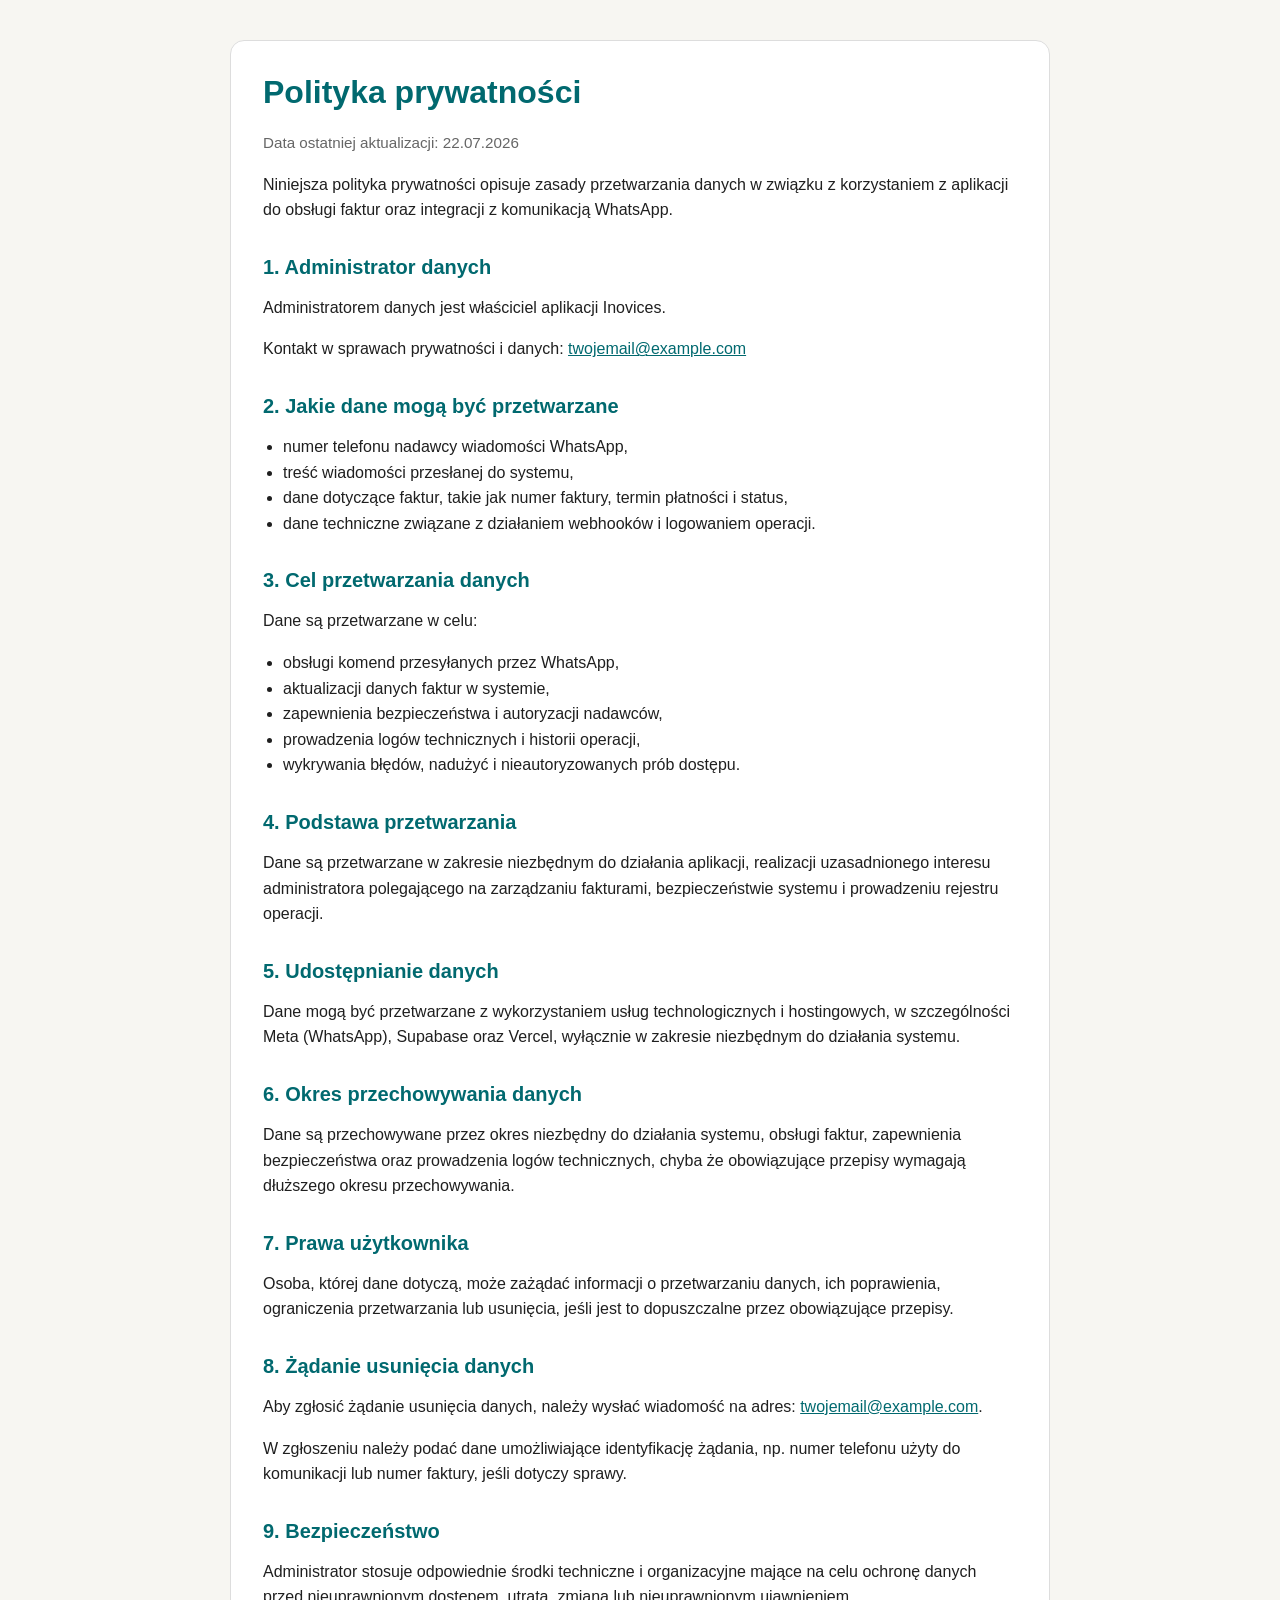
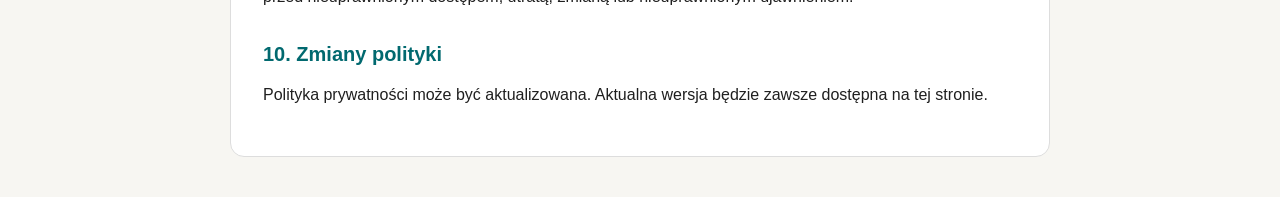
<file: privacy.html>
<!DOCTYPE html>
<html lang="pl">
<head>
  <meta charset="UTF-8" />
  <meta name="viewport" content="width=device-width, initial-scale=1.0" />
  <title>Polityka prywatności</title>
  <style>
    :root {
      --bg: #f7f6f2;
      --surface: #ffffff;
      --text: #1f1f1f;
      --muted: #666;
      --border: #ddd;
      --primary: #01696f;
    }

    * {
      box-sizing: border-box;
    }

    body {
      margin: 0;
      font-family: Arial, sans-serif;
      background: var(--bg);
      color: var(--text);
      line-height: 1.6;
    }

    .container {
      max-width: 860px;
      margin: 0 auto;
      padding: 40px 20px;
    }

    .card {
      background: var(--surface);
      border: 1px solid var(--border);
      border-radius: 14px;
      padding: 32px;
    }

    h1, h2 {
      color: var(--primary);
      line-height: 1.2;
    }

    h1 {
      margin-top: 0;
      margin-bottom: 20px;
      font-size: 2rem;
    }

    h2 {
      margin-top: 32px;
      margin-bottom: 12px;
      font-size: 1.25rem;
    }

    p, li {
      font-size: 1rem;
    }

    ul {
      padding-left: 20px;
    }

    .muted {
      color: var(--muted);
      font-size: 0.95rem;
    }

    a {
      color: var(--primary);
    }
  </style>
</head>
<body>
  <main class="container">
    <section class="card">
      <h1>Polityka prywatności</h1>
      <p class="muted">Data ostatniej aktualizacji: 22.07.2026</p>

      <p>
        Niniejsza polityka prywatności opisuje zasady przetwarzania danych w związku z korzystaniem
        z aplikacji do obsługi faktur oraz integracji z komunikacją WhatsApp.
      </p>

      <h2>1. Administrator danych</h2>
      <p>
        Administratorem danych jest właściciel aplikacji Inovices.
      </p>
      <p>
        Kontakt w sprawach prywatności i danych: <a href="mailto:twojemail@example.com">twojemail@example.com</a>
      </p>

      <h2>2. Jakie dane mogą być przetwarzane</h2>
      <ul>
        <li>numer telefonu nadawcy wiadomości WhatsApp,</li>
        <li>treść wiadomości przesłanej do systemu,</li>
        <li>dane dotyczące faktur, takie jak numer faktury, termin płatności i status,</li>
        <li>dane techniczne związane z działaniem webhooków i logowaniem operacji.</li>
      </ul>

      <h2>3. Cel przetwarzania danych</h2>
      <p>Dane są przetwarzane w celu:</p>
      <ul>
        <li>obsługi komend przesyłanych przez WhatsApp,</li>
        <li>aktualizacji danych faktur w systemie,</li>
        <li>zapewnienia bezpieczeństwa i autoryzacji nadawców,</li>
        <li>prowadzenia logów technicznych i historii operacji,</li>
        <li>wykrywania błędów, nadużyć i nieautoryzowanych prób dostępu.</li>
      </ul>

      <h2>4. Podstawa przetwarzania</h2>
      <p>
        Dane są przetwarzane w zakresie niezbędnym do działania aplikacji, realizacji uzasadnionego
        interesu administratora polegającego na zarządzaniu fakturami, bezpieczeństwie systemu
        i prowadzeniu rejestru operacji.
      </p>

      <h2>5. Udostępnianie danych</h2>
      <p>
        Dane mogą być przetwarzane z wykorzystaniem usług technologicznych i hostingowych,
        w szczególności Meta (WhatsApp), Supabase oraz Vercel, wyłącznie w zakresie niezbędnym
        do działania systemu.
      </p>

      <h2>6. Okres przechowywania danych</h2>
      <p>
        Dane są przechowywane przez okres niezbędny do działania systemu, obsługi faktur,
        zapewnienia bezpieczeństwa oraz prowadzenia logów technicznych, chyba że obowiązujące
        przepisy wymagają dłuższego okresu przechowywania.
      </p>

      <h2>7. Prawa użytkownika</h2>
      <p>
        Osoba, której dane dotyczą, może zażądać informacji o przetwarzaniu danych, ich poprawienia,
        ograniczenia przetwarzania lub usunięcia, jeśli jest to dopuszczalne przez obowiązujące przepisy.
      </p>

      <h2>8. Żądanie usunięcia danych</h2>
      <p>
        Aby zgłosić żądanie usunięcia danych, należy wysłać wiadomość na adres:
        <a href="mailto:twojemail@example.com">twojemail@example.com</a>.
      </p>
      <p>
        W zgłoszeniu należy podać dane umożliwiające identyfikację żądania, np. numer telefonu
        użyty do komunikacji lub numer faktury, jeśli dotyczy sprawy.
      </p>

      <h2>9. Bezpieczeństwo</h2>
      <p>
        Administrator stosuje odpowiednie środki techniczne i organizacyjne mające na celu
        ochronę danych przed nieuprawnionym dostępem, utratą, zmianą lub nieuprawnionym ujawnieniem.
      </p>

      <h2>10. Zmiany polityki</h2>
      <p>
        Polityka prywatności może być aktualizowana. Aktualna wersja będzie zawsze dostępna
        na tej stronie.
      </p>
    </section>
  </main>
</body>
  </html>
</file>
